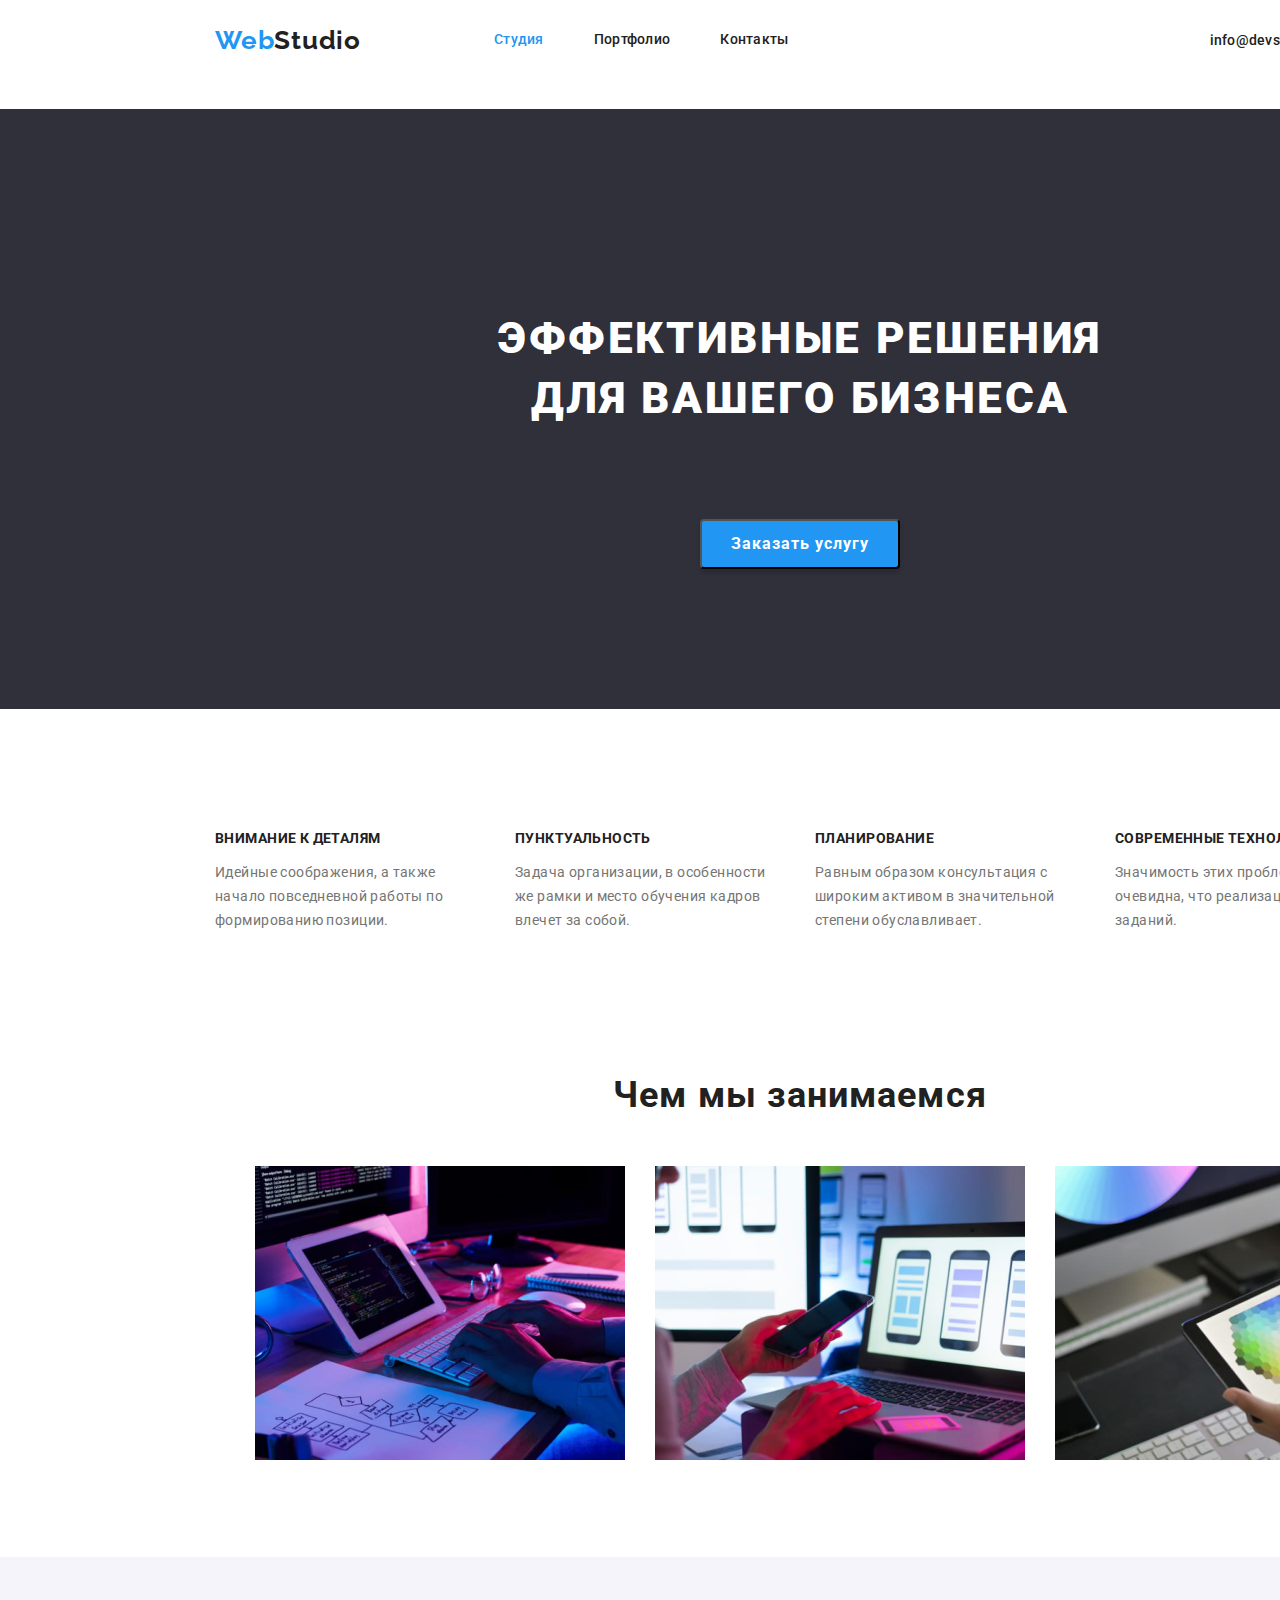
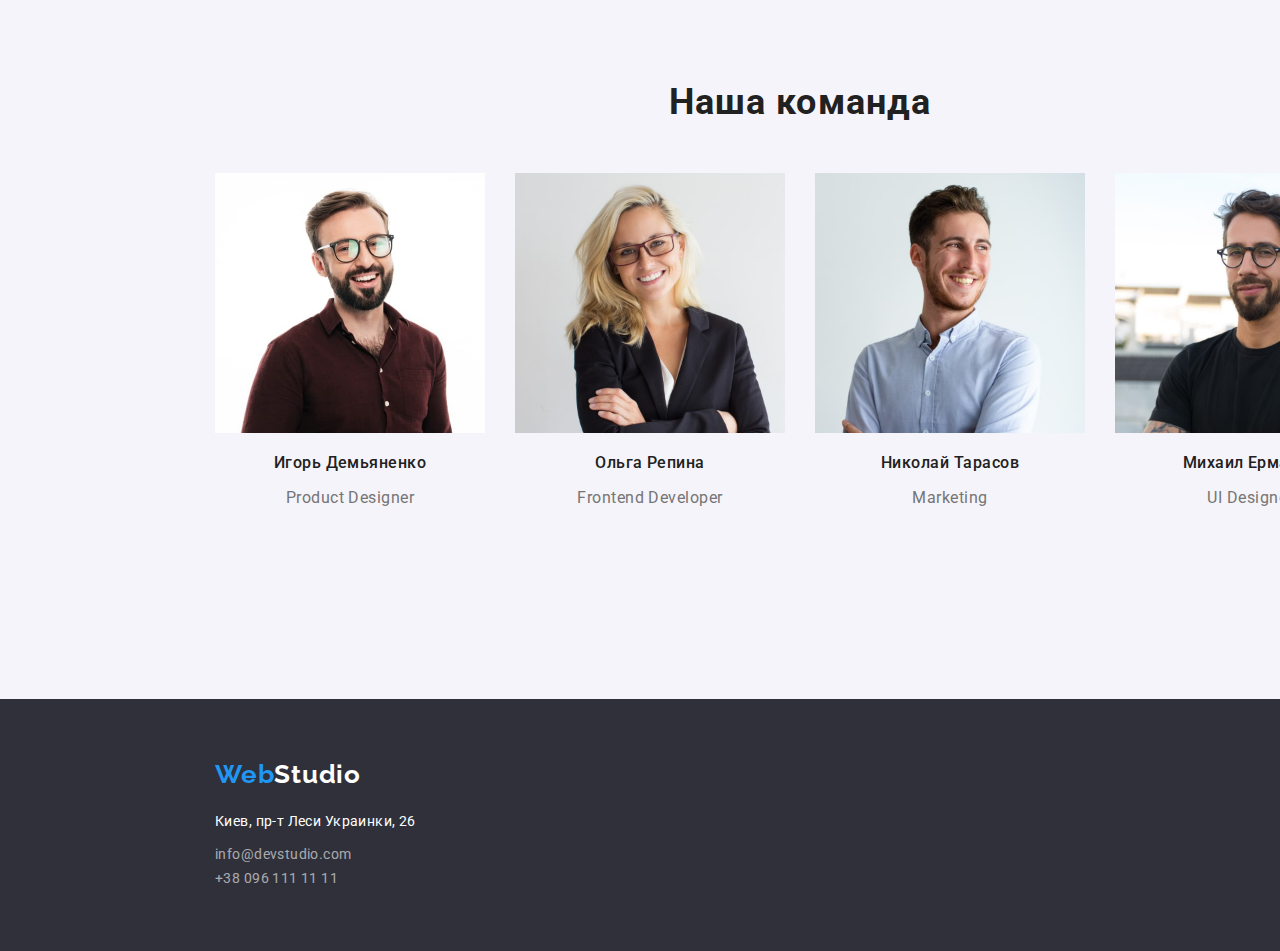
<file: index.html>
<!DOCTYPE html>
<html lang="ru">
<head>
    <meta charset="UTF-8">
    <meta http-equiv="X-UA-Compatible" content="IE=edge">
    <meta name="viewport" content="width=device-width, initial-scale=1.0">
    <title>Document</title>
    <link rel="preconnect" href="https://fonts.googleapis.com">
    <link rel="preconnect" href="https://fonts.gstatic.com" crossorigin>
    <link href="https://fonts.googleapis.com/css2?family=Raleway:wght@700&family=Roboto:wght@400;500;700;900&display=swap"
        rel="stylesheet">
        <link rel="stylesheet" href="./normalize.css">
    <link rel="stylesheet" href="./css/styles.css" />
</head>
<body>
<header class="header content">
<nav class="menu">
    <a class="logo" href="index.html"><span class="active-color">Web</span>Studio</a>
    <ul class="list menu-list">
        <li class="menu-item">
            <a class="menu-link menu-studio current" href="#">Студия</a>
        </li>
        <li class="menu-item">
            <a class="menu-link menu-portfolio" href="./portfolio.html">Портфолио</a>
        </li>
        <li class="menu-item">
            <a class="menu-link menu-contacts" href="#">Контакты</a>
        </li>
    </ul>
</nav>
<ul class="list list-contacts">
<li><a class="menu-item-email" href="mailto:info@devstudio.com">info@devstudio.com</a></li>
<li><a class="menu-item-phone" href="tel:+380961111111">+38 096 111 11 11</a></li>
</ul>
</header>
<main class="main content">
<section class="main-section">
    <h1 class="main-title">Эффективные решения для вашего бизнеса</h1>
    <button type="button" class="button-order">Заказать услугу</button>
</section>
<section class="benefits">
    <ul class="benefits-list">
        <li>
        <h3 class="benefits-title">Внимание к деталям</h3>
        <p class="benefits-p">Идейные соображения, а также начало повседневной работы по формированию позиции.</p>
        </li>
        <li>
            <h3 class="benefits-title">Пунктуальность</h3>
            <p class="benefits-p">Задача организации, в особенности же рамки и место обучения кадров влечет за собой.</p>
        </li>
        <li>
            <h3 class="benefits-title">Планирование</h3>
            <p class="benefits-p">Равным образом консультация с широким активом в значительной степени обуславливает.</p>
        </li>
        <li>
            <h3 class="benefits-title">Современные технологии</h3>
            <p class="benefits-p">Значимость этих проблем настолько очевидна, что реализация плановых заданий.</p>
        </li>
    </ul>
</section>
<section class="works">
    <h2 class="works-title">Чем мы занимаемся</h2>
    <ul class="works-list">
        <li class="works-item">
        <img src="./images/schema.jpg" alt="Рисование схемы" width="370" height="294"/>
        </li>
        <li class="works-item">
            <img src="./images/design.jpg" alt="Создание дизайна" width="370" height="294" />
        </li>
        <li class="works-item">
            <img src="./images/palitra.jpg" alt="Планшет с палитрой" width="370" height="294" />
        </li>
    </ul>
</section>
<section class="team">
    <h2 class="team-title">Наша команда</h2>
    <ul class="team-list">
        <li class="team-item">
            <img src="./images/igor.jpg" alt="Фото мужчины" width="270" height="260">
            <h3 class="team-item-h">Игорь Демьяненко</h3>
            <p class="team-item-p">Product Designer</p>
        </li>
        <li class="team-item">
            <img src="./images/olga.jpg" alt="Фото женщины" width="270" height="260">
            <h3 class="team-item-h">Ольга Репина</h3>
            <p class="team-item-p">Frontend Developer</p>
        </li>
        <li class="team-item">
            <img src="./images/nikolai.jpg" alt="Фото мужчины" width="270" height="260">
            <h3 class="team-item-h">Николай Тарасов</h3>
            <p class="team-item-p">Marketing</p>
        </li>
        <li class="team-item">
            <img src="./images/mikhail.jpg" alt="Фото мужчины" width="270" height="260">
            <h3 class="team-item-h">Михаил Ермаков</h3>
            <p class="team-item-p">UI Designer</p>
        </li>
    </ul>
</section>
</main>
<footer class="footer content">
<a class="logo-footer" href="index.html"><span class="active-color">Web</span>Studio</a>
<address>
<ul class="list address">
<li class="address-street">Киев, пр-т Леси Украинки, 26</li>
<li><a class="address-contacts address-contacts-email" href="mailto:info@devstudio.com">info@devstudio.com</a></li>
<li><a class="address-contacts address-contacts-phone" href="tel:+380961111111">+38 096 111 11 11</a></li>
</ul>
</address>
</footer>
</body>
</html>
</file>
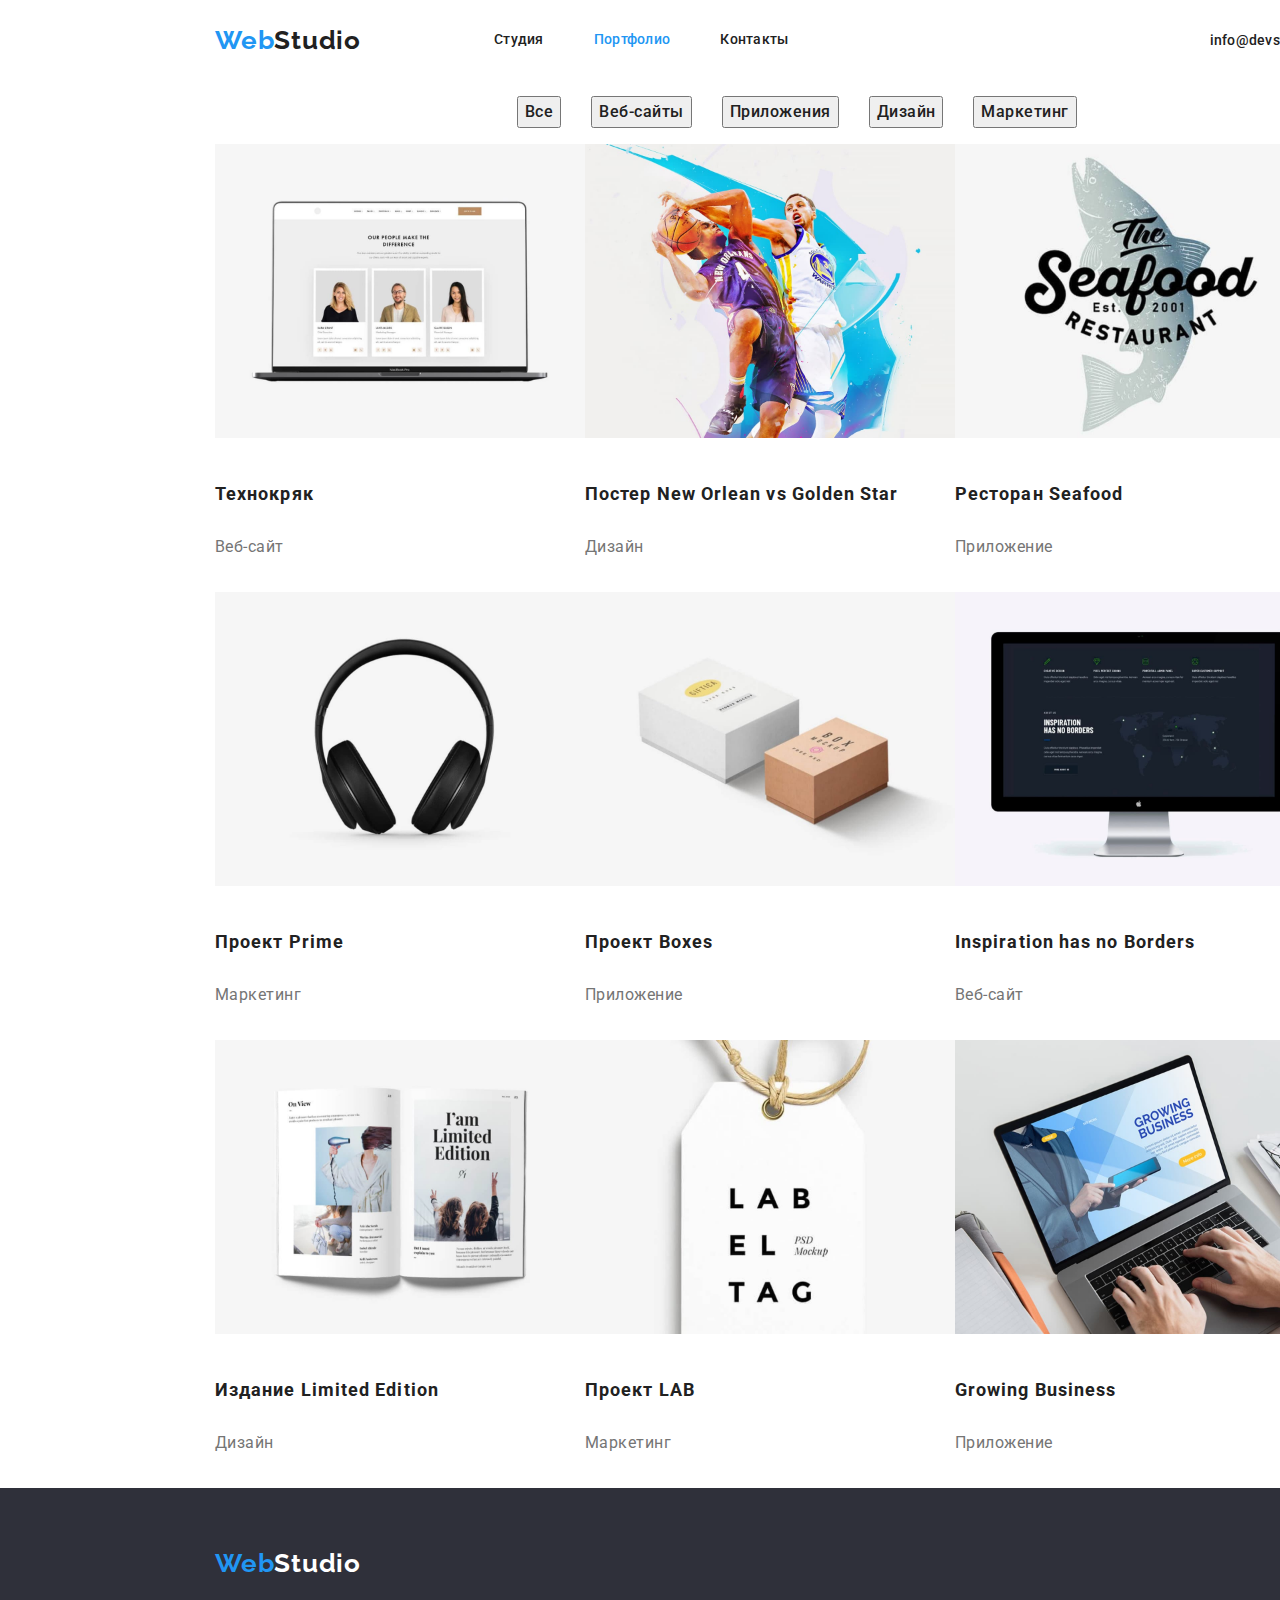
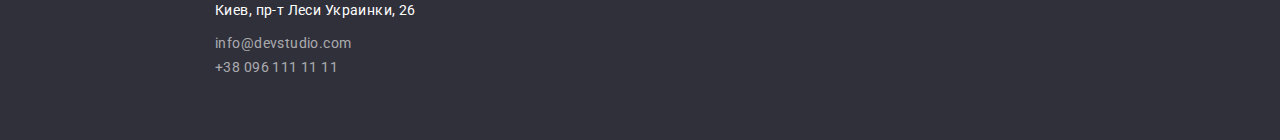
<file: portfolio.html>
<!DOCTYPE html>
<html lang="ru">

<head>
    <meta charset="UTF-8">
    <meta http-equiv="X-UA-Compatible" content="IE=edge">
    <meta name="viewport" content="width=device-width, initial-scale=1.0">
    <title>Document</title>
    <link rel="preconnect" href="https://fonts.googleapis.com">
    <link rel="preconnect" href="https://fonts.gstatic.com" crossorigin>
    <link href="https://fonts.googleapis.com/css2?family=Raleway:wght@700&family=Roboto:wght@400;500;700;900&display=swap"
        rel="stylesheet">
    <link rel="stylesheet" href="./normalize.css">
    <link rel="stylesheet" href="./css/styles.css" />
</head>

<body>
    <header class="header content">
        <nav class="menu">
            <a class="logo" href="index.html"><span class="active-color">Web</span>Studio</a>
            <ul class="list menu-list">
                <li class="menu-item">
                    <a class="menu-link menu-studio" href="./index.html">Студия</a>
                </li>
                <li class="menu-item">
                    <a class="menu-link menu-portfolio current" href="./portfolio.html">Портфолио</a>
                </li>
                <li class="menu-item">
                    <a class="menu-link menu-contacts" href="#">Контакты</a>
                </li>
            </ul>
        </nav>
        <ul class="list list-contacts">
            <li><a class="menu-item-email" href="mailto:info@devstudio.com">info@devstudio.com</a></li>
            <li><a class="menu-item-phone" href="tel:+380961111111">+38 096 111 11 11</a></li>
        </ul>
    </header>
    <main class="content">
        <section class="work-examples">
            <ul class="filters">
                <li class="filters-li"><button class="filters-button" type="button">Все</button></li>
                <li class="filters-li"><button class="filters-button" type="button">Веб-сайты</button></li>
                <li class="filters-li"><button class="filters-button" type="button">Приложения</button></li>
                <li class="filters-li"><button class="filters-button" type="button">Дизайн</button></li>
                <li class="filters-li"><button class="filters-button" type="button">Маркетинг</button></li>
            </ul>
            <ul class="work-examples-img">
                <li>
                    <img class="work-examples-i" src="./images/speсialists.jpg" alt="Фото специалистов" width="370" height="294">
                    <h2 class="work-examples-h">Технокряк</h2>
                    <p class="work-examples-p">Веб-сайт</p>
                </li>
                <li>
                    <img class="work-examples-i" src="./images/basketball.jpg" alt="Игра в баскетбол" width="370" height="294">
                    <h2 class="work-examples-h">Постер <span lang="en">New Orlean vs Golden Star</span></h2>
                    <p class="work-examples-p">Дизайн</p>
                </li>
                <li>
                    <img class="work-examples-i" src="./images/restaurant.jpg" alt="Лого ресторана" width="370" height="294">
                    <h2 class="work-examples-h">Ресторан <span lang="en">Seafood</span></h2>
                    <p class="work-examples-p">Приложение</p>
                </li>
                </ul>
                <ul class="work-examples-img">
                <li>
                    <img class="work-examples-i" src="./images/earphones.jpg" alt="Наушники" width="370" height="294">
                    <h2 class="work-examples-h">Проект <span lang="en">Prime</span></h2>
                    <p class="work-examples-p">Маркетинг</p>
                </li>
                <li>
                    <img class="work-examples-i" src="./images/boxes.jpg" alt="2 коробки" width="370" height="294">
                    <h2 class="work-examples-h">Проект <span lang="en">Boxes</span></h2>
                    <p class="work-examples-p">Приложение</p>
                </li>
                <li>
                    <img class="work-examples-i" src="./images/monitor.jpg" alt="Монитор" width="370" height="294">
                    <h2 class="work-examples-h"><span lang="en">Inspiration has no Borders</span></h2>
                    <p class="work-examples-p">Веб-сайт</p>
                </li>
                </ul>
                <ul class="work-examples-img">
                <li>
                    <img class="work-examples-i" src="./images/magazine.jpg" alt="Страницы журнала" width="370" height="294">
                    <h2 class="work-examples-h">Издание <span lang="en">Limited Edition</span></h2>
                    <p class="work-examples-p">Дизайн</p>
                </li>
                <li>
                    <img class="work-examples-i" src="./images/label.jpg" alt="Лейбл" width="370" height="294">
                    <h2 class="work-examples-h">Проект <span lang="en">LAB</span></h2>
                    <p class="work-examples-p">Маркетинг</p>
                </li>
                <li>
                    <img class="work-examples-i" src="./images/notebook.jpg" alt="Ноутбук" width="370" height="294">
                    <h2 class="work-examples-h"><span lang="en">Growing Business</span></h2>
                    <p class="work-examples-p">Приложение</p>
                </li>
            </ul>
            </section>
        </main>
    <footer class="footer content">
        <a class="logo-footer" href="index.html"><span class="active-color">Web</span>Studio</a>
        <address>
            <ul class="list address">
                <li class="address-street">Киев, пр-т Леси Украинки, 26</li>
                <li><a class="address-contacts address-contacts-email"
                        href="mailto:info@devstudio.com">info@devstudio.com</a></li>
                <li><a class="address-contacts address-contacts-phone" href="tel:+380961111111">+38 096 111 11 11</a></li>
            </ul>
        </address>
    </footer>
</body>

</html>
</file>
<file: css/styles.css>
:root {
    --primary-color: #212121;
    --secondary-color: #757575;
    --thirty-color: #FFFFFF;
    --primary-font: "Roboto", sans-serif;
    --normal-font: 400;
    --medium-font: 500;
    --bold-font: 700;
    --bolder-font: 900;
    --min-font-size: 14px;
    --normal-font-size: 16px;
    --high-font-size: 36px;
    
   }
.content {
    width: 1600px;
    font-family: var(--primary-font);
    color: var(--primary-color);
    margin: 0 auto;
    font-size: var(--min-font-size); 
    text-decoration: none;
}

.active-color {
    color: #2196F3;
}

.header {    
    height: 80px;
    background-color: #FFFFFF;
    display: flex;
    align-items: center;
    text-decoration: none;
}

.menu-list, .menu {
    list-style: none;
    display: flex;
    align-items: center;
}

.menu-link {
    color: var(--primary-color);
    text-decoration: none;
}
.list {
    text-decoration: none;
    list-style: none;
}
.logo {
        font-family: 'Raleway';
        font-weight: var(--bold-font);
        font-size: 26px;
        line-height: 1.19;   
        letter-spacing: 0.03em;    
        color: var(--primary-color);
        padding-left: 215px;
        display: block;
        margin-right: 93px;
        text-decoration: none;
        } 

.menu-item {
    
        font-weight: var(--medium-font);
        font-size: var(--min-font-size);
        line-height: 1.14;
        letter-spacing: 0.02em;    
        color: var(--primary-color);
        margin-right: 50px;
        display: block;
        text-decoration: none;
}
.list-contacts {
    margin-left: 331px;
    display: flex;
    
}
.menu-item-email {
    font-family: var(--primary-font);        
        font-weight: var(--medium-font);
        font-size: var(--min-font-size);
        line-height: 1.14;
        letter-spacing: 0.02em;    
        color: var(--primary-color);
        margin-right: 50px;
        text-decoration: none;
        }
.menu-item-phone {
    font-family: var(--primary-font);        
        font-weight: var(--medium-font);
        font-size: var(--min-font-size);
        line-height: 1.14;
        letter-spacing: 0.02em;    
        color: var(--secondary-color);
        text-decoration: none;
                }
.main-section {
    
        height: 600px;           
        background-color: #2F303A;
        align-items: center;
}
.main-title {
    
        font-weight: var(--bolder-font);
        font-size: 44px;
        line-height: 1.36;
        text-align: center;
        letter-spacing: 0.06em;
        text-transform: uppercase;
        color: var(--thirty-color);
        padding: 200px 452px 30px;
        
}
.button-order {
    width: 200px;
        height: 50px;
        background: #2196F3;
        box-shadow: 0px 4px 4px rgba(0, 0, 0, 0.15);
        border-radius: 4px;
        margin: 30px 700px 200px;
        color: var(--thirty-color);
        font-weight: var(--bold-font);
        font-size: var(--normal-font-size);
        line-height: 1.88;         
        align-items: center;       
        letter-spacing: 0.06em;
        text-align: center;           

}
.benefits-list {
    padding: 94px 215px;
    list-style: none;
    display: flex;
}

.benefits-title {
    font-size: var(--min-font-size);
        font-weight: var(--bold-font);
        line-height: 1.14;
        letter-spacing: 0.03em;
        text-transform: uppercase;    
        margin-bottom: 10px;
        width: 270px;
        height: 16px;

}
.benefits-p {
    
        font-weight: var(--normal-font);
        line-height: 1.71;           
        letter-spacing: 0.03em;    
        color: var(--secondary-color);
        width: 270px;
        height: 75px;
        margin-right: 30px;
}
.works {
    align-items: center; 
    
    }
.works-title {
    height: 42px;
    font-weight: var(--bold-font);
    font-size: var(--high-font-size);
    line-height: 1.17;
    text-align: center;
    letter-spacing: 0.03em;        
    margin-bottom: 50px;   
}
.works-list {
    display: flex;
    align-items: center;
    margin-left: 215px;
    margin-right: 215px;
    margin-top: 50px;
    margin-bottom: 94px;
    list-style: none;
}

.works-item {
    margin-right: 30px;
    width: 370px;
}
.team {
    
    height: 648px;
    padding-top: 94px;
    background: #F5F4FA;
}
.team-title {    
        
        font-weight: var(--bold-font);
        font-size: var(--high-font-size);
        line-height: 1.17;
        text-align: center;
        letter-spacing: 0.03em;        
}
.team-list {
    display: flex;
    align-items: center;
    margin-top: 50px;
    padding-left: 215px;
    list-style: none;
}
.team-item {
    margin-right: 30px;
}
.team-item-h {    
      
        font-weight: var(--medium-font);
        font-size: var(--normal-font-size);
        line-height: 1.19;
        text-align: center;
        letter-spacing: 0.03em;    
        }

.team-item-p {    
        font-weight: var(--normal-font);
        font-size: var(--normal-font-size);
        line-height: 1.19;
        text-align: center;
        letter-spacing: 0.03em;    
        color: var(--secondary-color);
}
footer {  
    
    height: 252px;
    background: #2F303A;
}

.logo-footer {
    font-family: 'Raleway';
        font-weight: var(--bold-font);
        font-size: 26px;
        line-height: 1.19;
        letter-spacing: 0.03em;
        color: var(--thirty-color);
        text-decoration: none;
        padding-left: 215px;
        padding-top: 60px;
        display: block;
        margin-bottom: 20px;
        }
.address {
    padding-left: 215px;
    font-style: normal;
}
.address-street {
    
        font-weight: var(--normal-font);
        line-height: 1.71;
        letter-spacing: 0.03em;    
        margin-top: 20px;
        margin-bottom: 9px;
        color: var(--thirty-color)
}
.address-contacts {
    
        font-weight: var(--normal-font);
        line-height: 1.71;
        letter-spacing: 0.03em;    
        color: rgba(255, 255, 255, 0.6);
        text-decoration: none;
        margin-bottom: 9px;
}

.address-contacts-email {
    width: 231px;
    height: 21px;
    margin-top: 9px;
    margin-bottom: 9px;
}
.address-contacts-phone {
    width: 231px;
    height: 21px;
    margin-top: 9px;
    margin-bottom: 60px;
}


.address-contacts-email:hover,
.address-contacts-email:focus,
.address-contacts-phone:hover,
.address-contacts-phone:focus,
.address-street:hover,
.address-street:focus,
.menu-studio:hover,
.menu-studio:focus,
.menu-portfolio:hover,
.menu-portfolio:focus,
.menu-contacts:hover,
.menu-contacts:focus,
.menu-item-email:hover,
.menu-item-email:focus,
.menu-item-phone:hover,
.menu-item-phone:focus
 {
    color: #2196F3;
}

.menu-item-email:hover,
.menu-item-email:focus,
.address-contacts-email:hover,
.address-contacts-email:focus {
    color: #2196F3;
}


.work-examples {
    Width 1170px;
    Height 1360px;
    
}

.filters {
    
        font-weight: var(--medium-font);
        font-size: var(--normal-font-size);
        line-height: 1.63;
        text-align: center;
        letter-spacing: 0.03em;
        list-style: none;
        display: flex;
        align-items: center;  
        color: var(--primary-color)
        background-color: #F5F4FA
        height: 26px;
        padding-left: 517px;
}
.filters-li {
    margin-right: 30px;    
    font-weight: var(--medium-font);
    font-size: var(--normal-font-size);
    line-height: 1.62;
    text-align: center;
    letter-spacing: 0.03em;    
    color: var(--primary-color);

 }

 .filters-button {
    
        font-weight: var(--medium-font);
        font-size: var(--normal-font-size);
        line-height: 1.62;         
        text-align: center;
        letter-spacing: 0.03em;    
        color: var(--primary-color);
 }

.work-examples-img {
    
    padding-left: 215px;
    list-style: none;
    display:flex;
    padding-right: 215px;
    
}

.work-examples-h {
    width: 322px;
        height: 36px;
        font-weight: var(--bold-font);
        font-size: 18px;
        line-height: 2.0;         
        letter-spacing: 0.06em;    
        color: var(--primary-color);
        padding-top: 20px;
        padding-bottom: 4px;
}
.work-examples-p {
    
    
        font-weight: var(--normal-font);
        font-size: var(--normal-font-size);
        line-height: 1.88;           
        letter-spacing: 0.03em;    
        color: var(--secondary-color);
}
.filters-button:hover,
.filters-button:focus {
    
    color: var(--thirty-color);
    background-color: #2196F3
}
.filters-button, .button-order {
    cursor: pointer;
}
.menu-list .menu-link.current {
    color: #2196F3
}
</file>
